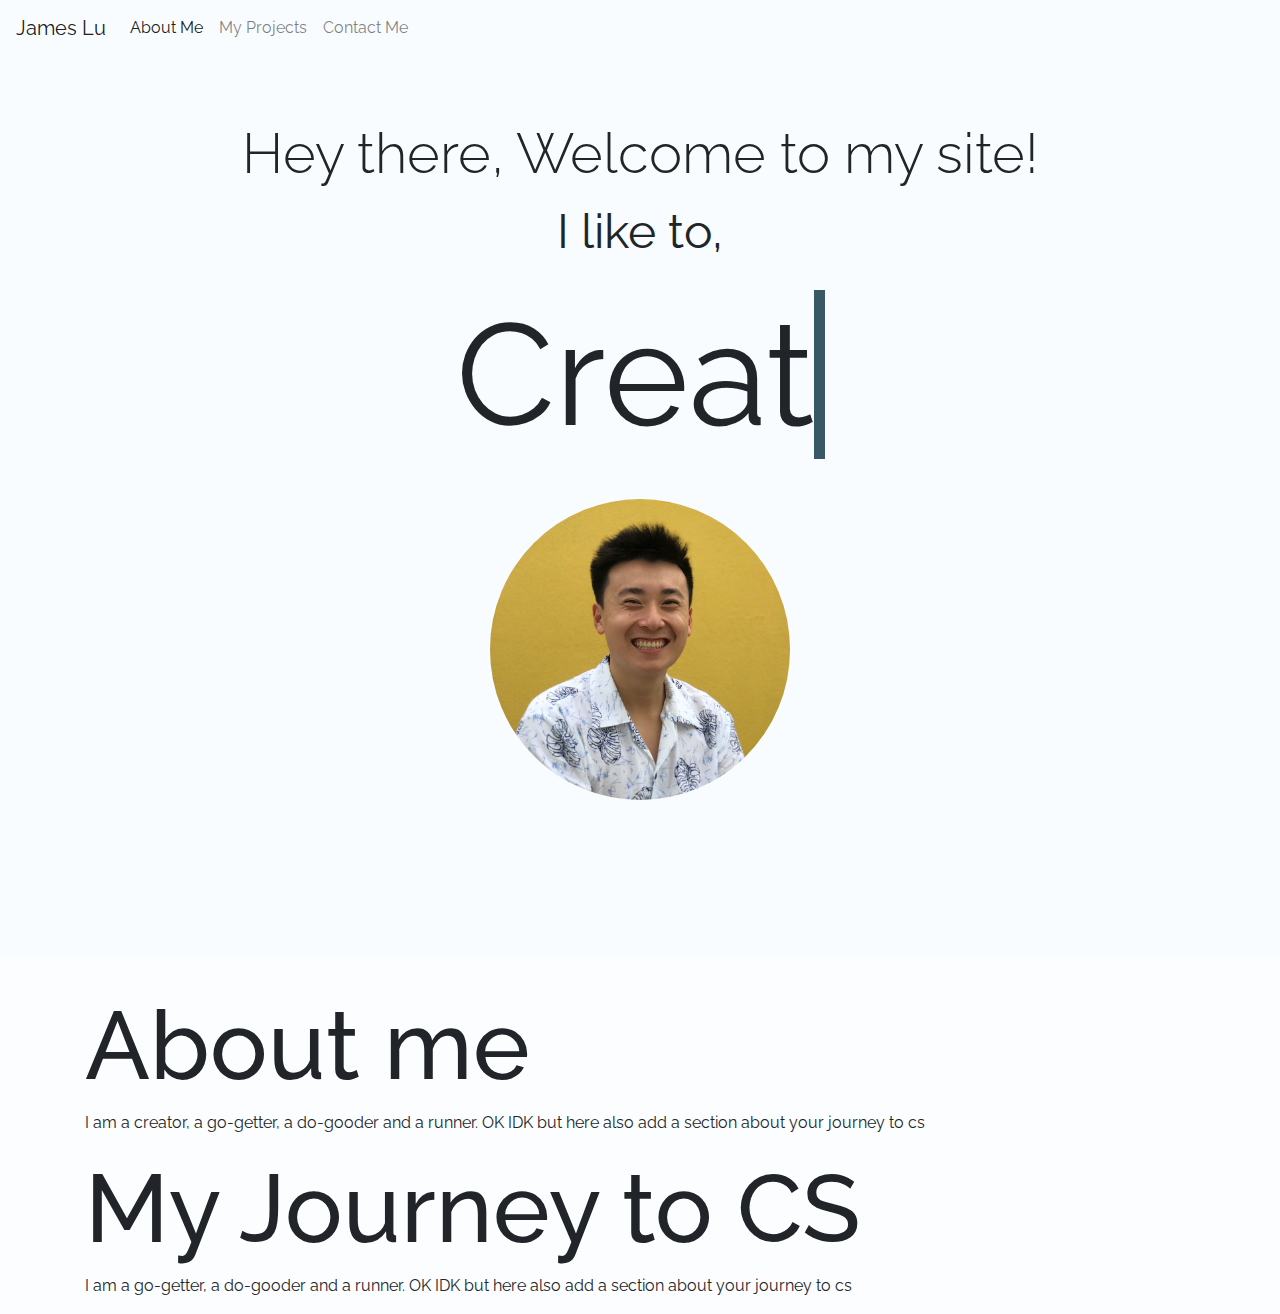
<file: Personal Website/index.html>
<!DOCTYPE html>
<html>
<head>
  <title>James Lu</title>

  <link rel="stylesheet" href="https://maxcdn.bootstrapcdn.com/bootstrap/4.0.0/css/bootstrap.min.css" integrity="sha384-Gn5384xqQ1aoWXA+058RXPxPg6fy4IWvTNh0E263XmFcJlSAwiGgFAW/dAiS6JXm" crossorigin="anonymous">
  <link href="https://fonts.googleapis.com/css?family=Raleway" rel="stylesheet">
  <link rel="stylesheet" type="text/css" href="index.css">
</head>
<body id="bootstrap-overides">
  <!-- Nav Bar -->
  <nav class="navbar navbar-expand-lg navbar-light">
    <a class="navbar-brand" href="#">James Lu</a>
    <button class="navbar-toggler" type="button" data-toggle="collapse" data-target="#navbarNav" aria-controls="navbarNav" aria-expanded="false" aria-label="Toggle navigation">
      <span class="navbar-toggler-icon"></span>
    </button>
    <div class="collapse navbar-collapse" id="navbarNav">
      <ul class="navbar-nav">
        <li class="nav-item active">
          <a class="nav-link" href="aboutMe.html">About Me <span class="sr-only">(current)</span></a>
        </li>
        <li class="nav-item">
          <a class="nav-link" href="#">My Projects</a>
        </li>
        <li class="nav-item">
          <a class="nav-link" href="#">Contact Me</a>
        </li>
      </ul>
    </div>
  </nav>

  <!-- Jubotron -->
  <div class="jumbotron">
    <div class="contianer">
      <h1 class="display-4">Hey there, Welcome to my site!</h1>
      <span>
        I like to,
        <!-- <div class="typewriter">
          <h1>Solve Poblems, Run and do sh*t</h1>
        </div> -->
      </span>
      <p class="typewrite" data-period="2000" data-type='[ "Create Stuff", "Solve Problems", "Run and Swim", "Code" ]'>
        <span class="wrap"></span>
      </p>
      <!-- <p class="lead">This is a simple hero unit, a simple jumbotron-style component for calling extra attention to featured content or information.</p>
      <hr class="my-4">
      <p>It uses utility classes for typography and spacing to space content out within the larger container.</p>
      <p class="lead">
        <a class="btn btn-primary btn-lg" href="#" role="button">Learn more</a>
      </p> -->
      <div class="img_container">
        <img align="center" src="Icon.jpg" alt="It's Me!">
      </div>
    </div>
  </div>

  <!-- About Me -->
  <div class="container">
    <div id="About_Me">
      <h1>About me</h1>
      <p>I am a creator, a go-getter, a do-gooder and a runner. OK IDK but here also add a section about your journey to cs</p>
    </div>

    <div id="Journey">
      <h1>My Journey to CS</h1>
      <p>I am a go-getter, a do-gooder and a runner. OK IDK but here also add a section about your journey to cs</p>
    </div>
  </div>

  <script src="https://code.jquery.com/jquery-3.2.1.slim.min.js" integrity="sha384-KJ3o2DKtIkvYIK3UENzmM7KCkRr/rE9/Qpg6aAZGJwFDMVNA/GpGFF93hXpG5KkN" crossorigin="anonymous"></script>
  <script src="https://cdnjs.cloudflare.com/ajax/libs/popper.js/1.12.9/umd/popper.min.js" integrity="sha384-ApNbgh9B+Y1QKtv3Rn7W3mgPxhU9K/ScQsAP7hUibX39j7fakFPskvXusvfa0b4Q" crossorigin="anonymous"></script>
  <script src="https://maxcdn.bootstrapcdn.com/bootstrap/4.0.0/js/bootstrap.min.js" integrity="sha384-JZR6Spejh4U02d8jOt6vLEHfe/JQGiRRSQQxSfFWpi1MquVdAyjUar5+76PVCmYl" crossorigin="anonymous"></script>
  <script type="text/javascript" src="index.js"></script>
</body>
</html>
</file>
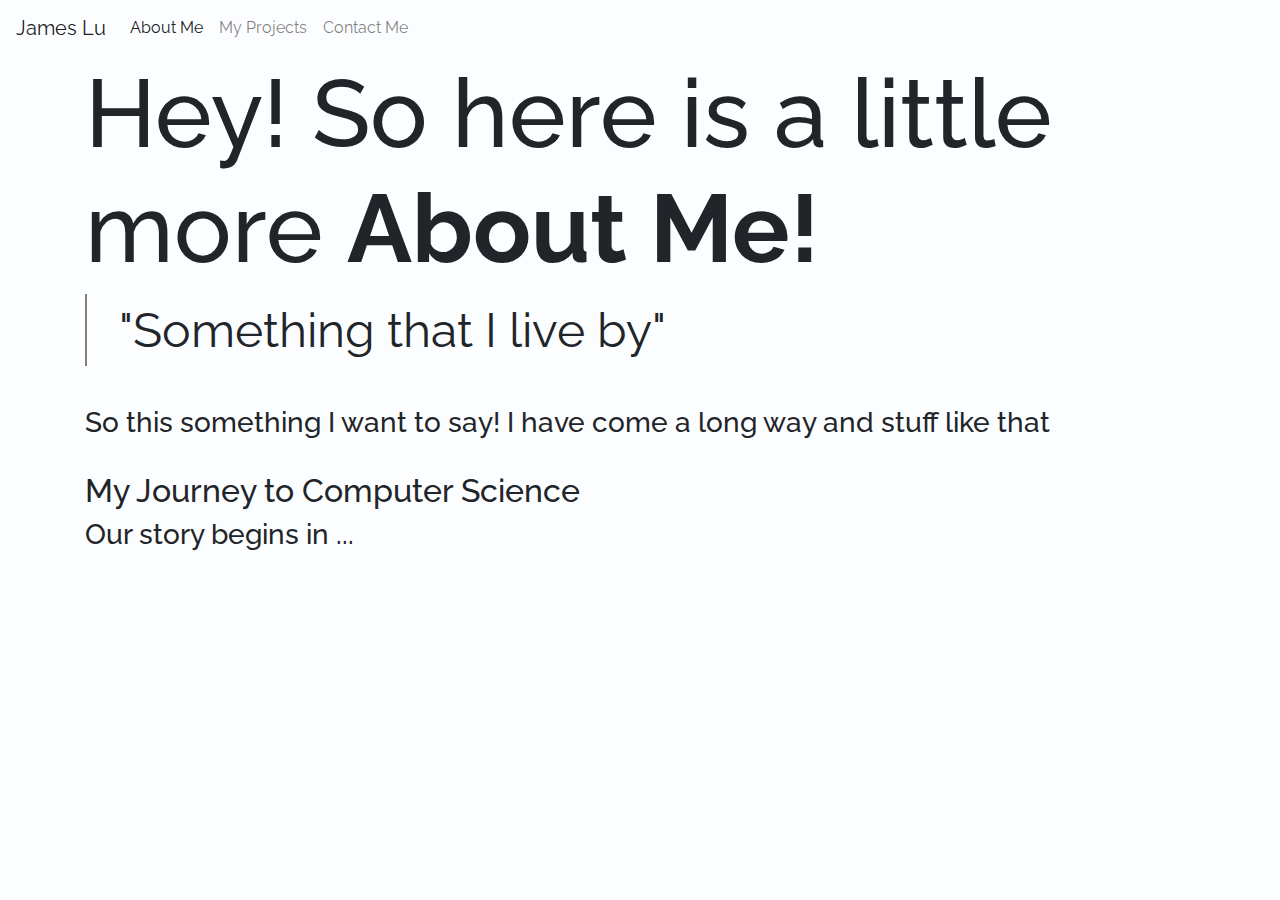
<file: Personal Website/aboutMe.html>
<!DOCTYPE html>
<html>
<head>
	<title>About James</title>
	<link rel="stylesheet" href="https://maxcdn.bootstrapcdn.com/bootstrap/4.0.0/css/bootstrap.min.css" integrity="sha384-Gn5384xqQ1aoWXA+058RXPxPg6fy4IWvTNh0E263XmFcJlSAwiGgFAW/dAiS6JXm" crossorigin="anonymous">
	<link href="https://fonts.googleapis.com/css?family=Raleway" rel="stylesheet">
	<link rel="stylesheet" type="text/css" href="index.css">
</head>
<body>
  <nav class="navbar navbar-expand-lg navbar-light">
    <a class="navbar-brand" href="#">James Lu</a>
    <button class="navbar-toggler" type="button" data-toggle="collapse" data-target="#navbarNav" aria-controls="navbarNav" aria-expanded="false" aria-label="Toggle navigation">
      <span class="navbar-toggler-icon"></span>
    </button>
    <div class="collapse navbar-collapse" id="navbarNav">
      <ul class="navbar-nav">
        <li class="nav-item active">
          <a class="nav-link" href="#">About Me <span class="sr-only">(current)</span></a>
        </li>
        <li class="nav-item">
          <a class="nav-link" href="#">My Projects</a>
        </li>
        <li class="nav-item">
          <a class="nav-link" href="#">Contact Me</a>
        </li>
      </ul>
    </div>
  </nav>

  <div class="container">
    <h1>Hey! So here is a little more <strong>About Me!</strong></h1>
    <blockquote>"Something that I live by"</blockquote>
    <br>
    <h3>So this something I want to say! I have come a long way and stuff like that</h3>
    <br>
    <h2>My Journey to Computer Science</h2>
    <h3>Our story begins in ...</h3>
  </div>

  <!-- Scripts -->
  <script src="https://code.jquery.com/jquery-3.2.1.slim.min.js" integrity="sha384-KJ3o2DKtIkvYIK3UENzmM7KCkRr/rE9/Qpg6aAZGJwFDMVNA/GpGFF93hXpG5KkN" crossorigin="anonymous"></script>
  <script src="https://cdnjs.cloudflare.com/ajax/libs/popper.js/1.12.9/umd/popper.min.js" integrity="sha384-ApNbgh9B+Y1QKtv3Rn7W3mgPxhU9K/ScQsAP7hUibX39j7fakFPskvXusvfa0b4Q" crossorigin="anonymous"></script>
  <script src="https://maxcdn.bootstrapcdn.com/bootstrap/4.0.0/js/bootstrap.min.js" integrity="sha384-JZR6Spejh4U02d8jOt6vLEHfe/JQGiRRSQQxSfFWpi1MquVdAyjUar5+76PVCmYl" crossorigin="anonymous"></script>
  <script type="text/javascript" src="index.js"></script>
</body>
</html>
</file>
<file: Personal Website/index.css>
body {
  background-color: #fcfdff;
  font-family: 'Raleway', sans-serif;
}

/* Index */
.jumbotron{
    height: 100vh;
    background-color: #f8fcfe;
    font-family: 'Raleway', sans-serif;
    text-align: center;
    font-size: 3em;
}

.typewrite {
  font-size: 3em;
}

.img_container {
  width: 300px;
  height: 300px;
  margin: 0 auto;
}

img {
  border-radius: 50%;
  display: block;
  width: 100%;
}

#bootstrap-overides .navbar {
  background-color: #f8fcfe;
}

/* About Me */
blockquote {
  border-left: 2px solid grey;
  padding-left: 2rem;
  font-size: 3rem;
}

h1 {
  font-size: 6rem;
}
/*#icon{
  position: absolute;
  border-radius: 50%;
  height: 200px;
  width: 200px; 
}*/
/*.typewriter h1 {
  color: black;
  font-family: monospace;
  overflow: hidden; /* Ensures the content is not revealed until the animation 
  border-right: .15em solid orange; /* The typwriter cursor
  white-space: nowrap; /* Keeps the content on a single line
  margin: 0 auto; /* Gives that scrolling effect as the typing happens
  letter-spacing: .15em; /* Adjust as needed 
  animation: 
    typing 3.5s steps(30, end),
    blink-caret .5s step-end infinite;
}

/* The typing effect 
@keyframes typing {
  from { width: 0 }
  to { width: 100% }
}

/* The typewriter cursor effect 
@keyframes blink-caret {
  from, to { border-color: transparent }
  50% { border-color: orange }
}*/
</file>
